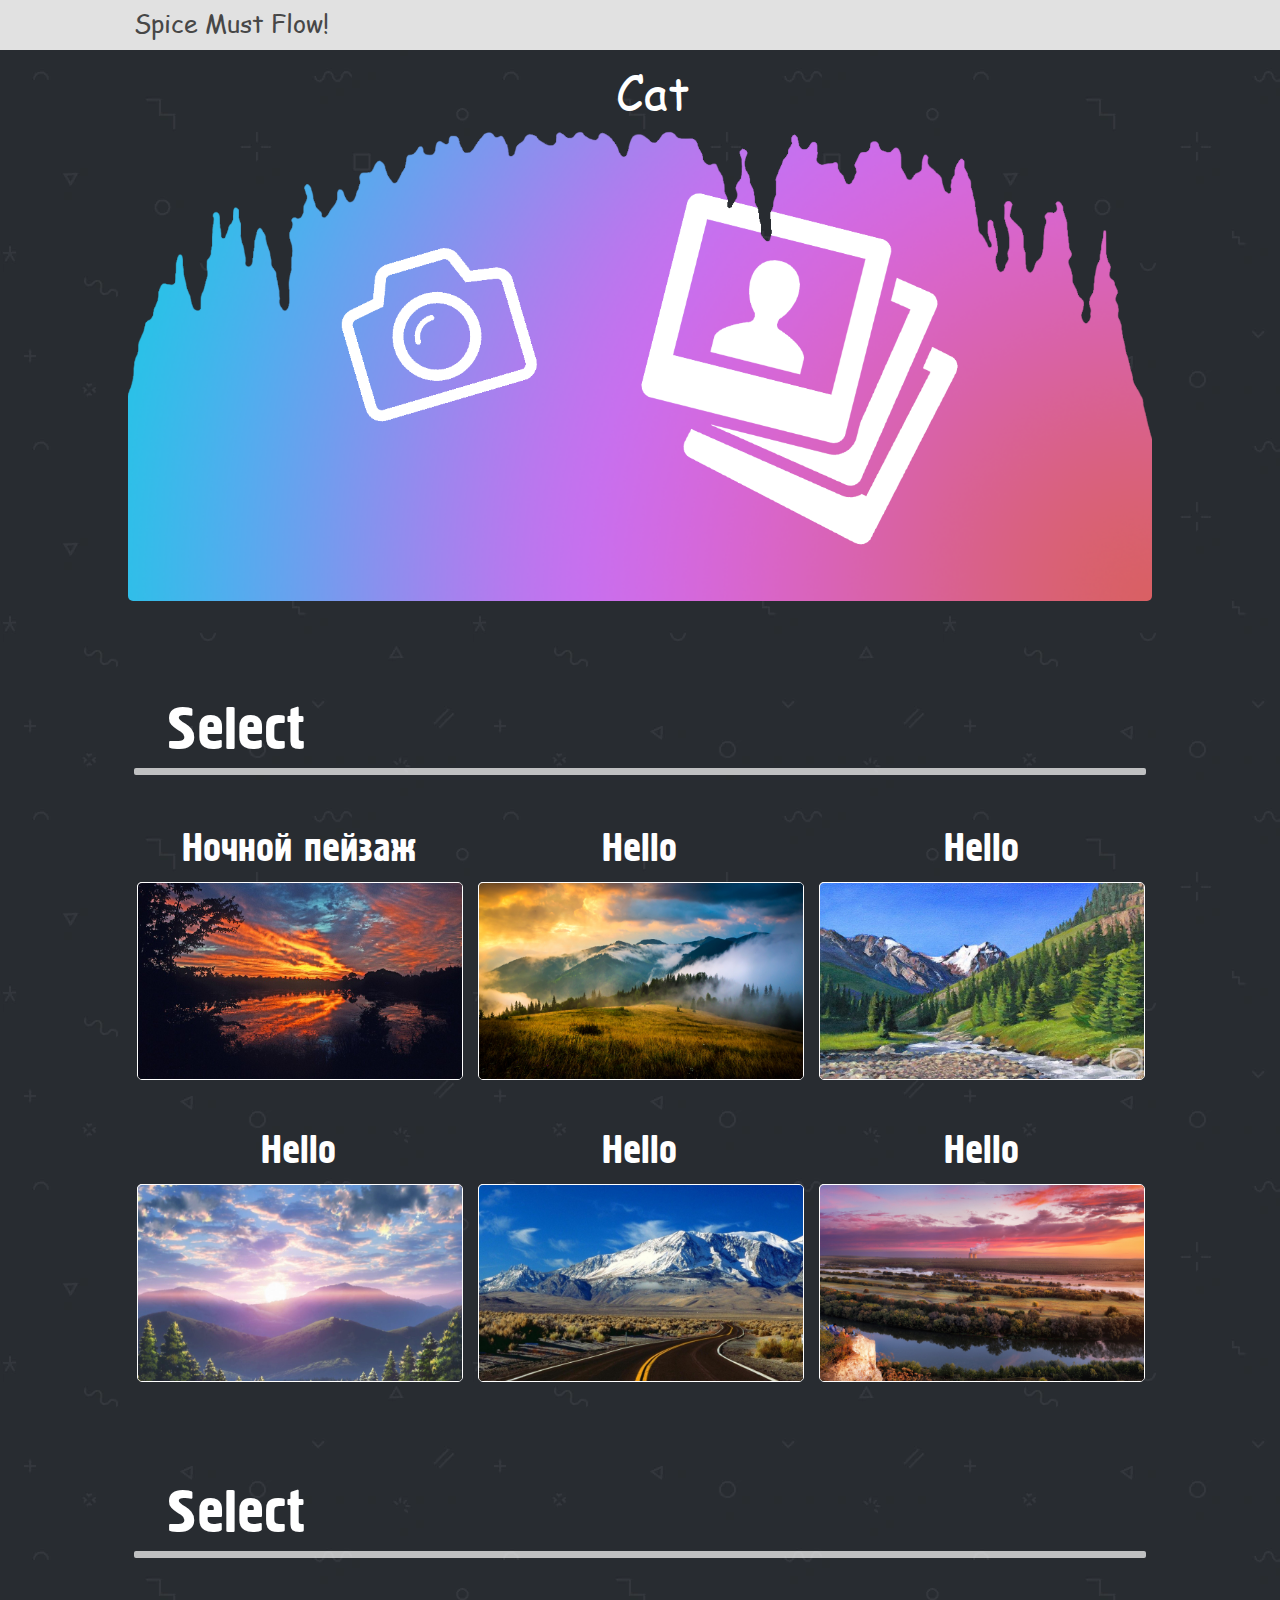
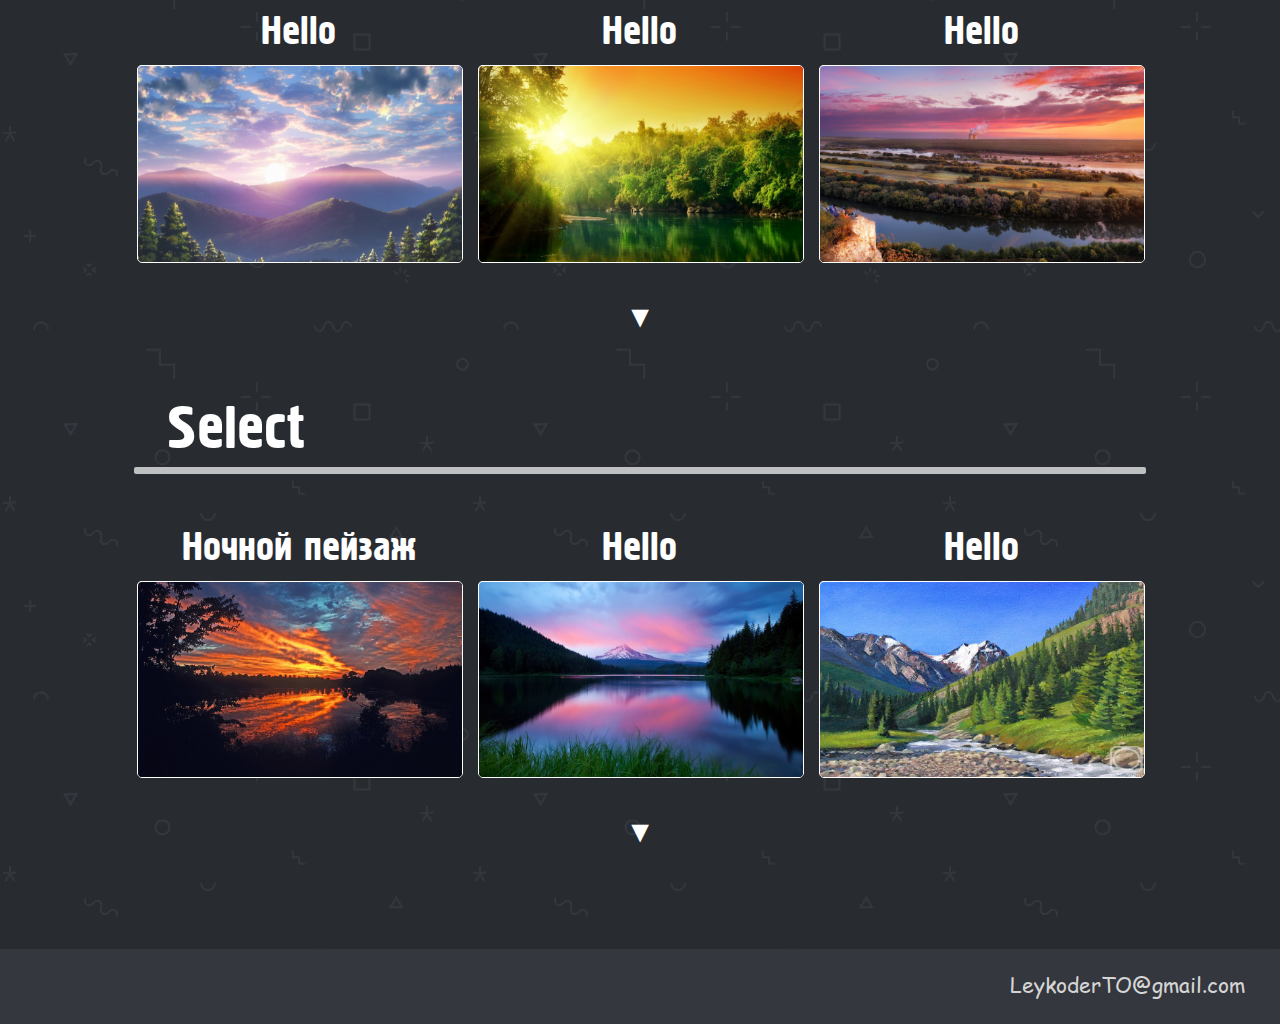
<file: index.html>
<!DOCTYPE html>
<html>
<head>
	<link rel="stylesheet" type="text/css" href="rabot.css">
	<title>hello</title>
	<link rel="shortcut icon" href="image/44-.png" type="image/png">
</head>
<body class="im_b">
	<div class="head">
		<div class="head_center">
			<p class="text_header">Spice Must Flow!</p>
		</div>
			
	</div>
	<div class="text_1">
		<p class="cat_t" href="#" onclick="ff()">Cat</p>
	</div>


	<div class="block"><img class="im_block" src="image/111.png"></div>
	
	<div class="blocky">

		<div>
		<p class="t_vub">Select</p>
		<div class="vub">
		</div>
		</div>

		<div class="scroll" wight="200" height="300">
			<div>
				<p class="up_block">Ночной пейзаж</p>
				<section class="block_2"><img class="img_2" src="image/54395.jpg" width="30%" height="300" alt="Клик для увеличения"></section>			
			</div>
			<div>
				<p class="up_block" class="block_2">Hello</p>
				<section class="block_2"><img class="img_2" src="image/147298349.jpg" width="30%" height="300" alt="Клик для увеличения"></section>			
			</div>
			<div>
				<p class="up_block" class="block_2">Hello</p>
				<section class="block_2"><img class="img_2" src="image/896586.jpg" width="30%" height="300" alt="Клик для увеличения"></section>			
			</div>
		</div>

		<div class="scroll" wight="200" height="300">
			<div>
				<p class="up_block" class="block_2">Hello</p>
				<section class="block_2"><img class="img_2" src="image/746851.jpg" width="488" height="300" alt="Клик для увеличения"></section>			
			</div>
			<div>
				<p class="up_block" class="block_2">Hello</p>
				<section class="block_2"><img class="img_2" src="image/2597.jpg" width="488" height="300" alt="Клик для увеличения"></section>			
			</div>
			<div>
				<p class="up_block" class="block_2">Hello</p>
				<section class="block_2"><img class="img_2" src="image/1570656317.jpg" width="488" height="300" alt="Клик для увеличения"></section>			
			</div>
		</div>

		<div>
		<p class="t_vub">Select</p>
		<div class="vub">
		</div>
		</div>

		

		<div class="scroll" wight="200" height="300">
			<div>
				<p class="up_block" class="block_2">Hello</p>
				<section class="block_2"><img class="img_2" src="image/746851.jpg" width="488" height="300" alt="Клик для увеличения"></section>			
			</div>
			<div>
				<p class="up_block" class="block_2">Hello</p>
				<section class="block_2"><img class="img_2" src="image/54327.jpg" width="488" height="300" alt="Клик для увеличения"></section>			
			</div>
			<div>
				<p class="up_block" class="block_2">Hello</p>
				<section class="block_2"><img class="img_2" src="image/1570656317.jpg" width="488" height="300" alt="Клик для увеличения"></section>			
			</div>
		</div>

		<p class="spoiler-title">▼</p>
		<div class="sp">

			<div class="scroll" wight="200" height="300">
			<div>
				<p class="up_block" class="block_2">Hello</p>
				<section class="block_2"><img class="img_2" src="image/896586.jpg" width="488" height="300" alt="Клик для увеличения"></section>			
			</div>
			<div>
				<p class="up_block" class="block_2">Hello</p>
				<section class="block_2"><img class="img_2" src="image/54312.jpg" width="488" height="300" alt="Клик для увеличения"></section>			
			</div>
			<div>
				<p class="up_block" class="block_2">Hello</p>
				<section class="block_2"><img class="img_2" src="image/746851.jpg" width="488" height="300" alt="Клик для увеличения"></section>			
			</div>
		</div>
			
			<div class="scroll" wight="200" height="300">
			<div>
				<p class="up_block">Ночной пейзаж</p>
				<section class="block_2"><img class="img_2" src="image/54395.jpg" width="30%" height="300" alt="Клик для увеличения"></section>			
			</div>
			<div>
				<p class="up_block" class="block_2">Hello</p>
				<section class="block_2"><img class="img_2" src="image/324.jpg" width="30%" height="300" alt="Клик для увеличения"></section>			
			</div>
			<div>
				<p class="up_block" class="block_2">Hello</p>
				<section class="block_2"><img class="img_2" src="image/896586.jpg" width="30%" height="300" alt="Клик для увеличения"></section>			
			</div>
		</div>

		<div class="scroll" wight="200" height="300">
			<div>
				<p class="up_block" class="block_2">Hello</p>
				<section class="block_2"><img class="img_2" src="image/746851.jpg" width="488" height="300" alt="Клик для увеличения"></section>			
			</div>
			<div>
				<p class="up_block" class="block_2">Hello</p>
				<section class="block_2"><img class="img_2" src="image/5879029.jpg" width="488" height="300" alt="Клик для увеличения"></section>			
			</div>
			<div>
				<p class="up_block" class="block_2">Hello</p>
				<section class="block_2"><img class="img_2" src="image/1570656317.jpg" width="488" height="300" alt="Клик для увеличения"></section>			
			</div>
		</div>

		</div>

		<div>
		<p class="t_vub">Select</p>
		<div class="vub">
		</div>
		</div>

		<div class="scroll" wight="200" height="300">
			<div>
				<p class="up_block">Ночной пейзаж</p>
				<section class="block_2"><img class="img_2" src="image/54395.jpg" width="30%" height="300" alt="Клик для увеличения"></section>			
			</div>
			<div>
				<p class="up_block" class="block_2">Hello</p>
				<section class="block_2"><img class="img_2" src="image/324.jpg" width="30%" height="300" alt="Клик для увеличения"></section>			
			</div>
			<div>
				<p class="up_block" class="block_2">Hello</p>
				<section class="block_2"><img class="img_2" src="image/896586.jpg" width="30%" height="300" alt="Клик для увеличения"></section>			
			</div>
		</div>

		<p class="spoiler-title">▼</p>
		<div class="sp">

			<div class="scroll" wight="200" height="300">
			<div>
				<p class="up_block" class="block_2">Hello</p>
				<section class="block_2"><img class="img_2" src="image/746851.jpg" width="488" height="300" alt="Клик для увеличения"></section>			
			</div>
			<div>
				<p class="up_block" class="block_2">Hello</p>
				<section class="block_2"><img class="img_2" src="image/54327.jpg" width="488" height="300" alt="Клик для увеличения"></section>			
			</div>
			<div>
				<p class="up_block" class="block_2">Hello</p>
				<section class="block_2"><img class="img_2" src="image/1570656317.jpg" width="488" height="300" alt="Клик для увеличения"></section>			
			</div>
		</div>
			
			<div class="scroll" wight="200" height="300">
			<div>
				<p class="up_block">Ночной пейзаж</p>
				<section class="block_2"><img class="img_2" src="image/324.jpg" width="30%" height="300" alt="Клик для увеличения"></section>			
			</div>
			<div>
				<p class="up_block" class="block_2">Hello</p>
				<section class="block_2"><img class="img_2" src="image/2597.jpg" width="30%" height="300" alt="Клик для увеличения"></section>			
			</div>
			<div>
				<p class="up_block" class="block_2">Hello</p>
				<section class="block_2"><img class="img_2" src="image/54312.jpg" width="30%" height="300" alt="Клик для увеличения"></section>			
			</div>
		</div>

		<div class="scroll" wight="200" height="300">
			<div>
				<p class="up_block" class="block_2">Hello</p>
				<section class="block_2"><img class="img_2" src="image/54327.jpg" width="488" height="300" alt="Клик для увеличения"></section>			
			</div>
			<div>
				<p class="up_block" class="block_2">Hello</p>
				<section class="block_2"><img class="img_2" src="image/5879029.jpg" width="488" height="300" alt="Клик для увеличения"></section>			
			</div>
			<div>
				<p class="up_block" class="block_2">Hello</p>
				<section class="block_2"><img class="img_2" src="image/8743745.jpg" width="488" height="300" alt="Клик для увеличения"></section>			
			</div>
		</div>

		<div class="scroll" wight="200" height="300">
			<div>
				<p class="up_block" class="block_2">Hello</p>
				<section class="block_2"><img class="img_2" src="image/74190347.jpg" width="488" height="300" alt="Клик для увеличения"></section>			
			</div>
			<div>
				<p class="up_block" class="block_2">Hello</p>
				<section class="block_2"><img class="img_2" src="image/147298349.jpg" width="488" height="300" alt="Клик для увеличения"></section>			
			</div>
			<div>
				<p class="up_block" class="block_2">Hello</p>
				<section class="block_2"><img class="img_2" src="image/453322345.jpg" width="488" height="300" alt="Клик для увеличения"></section>			
			</div>
		</div>

		<div class="scroll" wight="200" height="300">
			<div>
				<p class="up_block" class="block_2">Hello</p>
				<section class="block_2"><img class="img_2" src="image/324.jpg" width="488" height="300" alt="Клик для увеличения"></section>			
			</div>
			<div>
				<p class="up_block" class="block_2">Hello</p>
				<section class="block_2"><img class="img_2" src="image/5879029.jpg" width="488" height="300" alt="Клик для увеличения"></section>			
			</div>
			<div>
				<p class="up_block" class="block_2">Hello</p>
				<section class="block_2"><img class="img_2" src="image/8743745.jpg" width="488" height="300" alt="Клик для увеличения"></section>			
			</div>
		</div>

		</div>
	</div>
	
	<div class="footer">
		<p class="mail">LeykoderTO@gmail.com</p>
	</div>

	<script src="https://ajax.googleapis.com/ajax/libs/jquery/3.5.1/jquery.min.js"></script>
	<script type="text/javascript" src="script.js"></script>
</body>
</html>
</file>
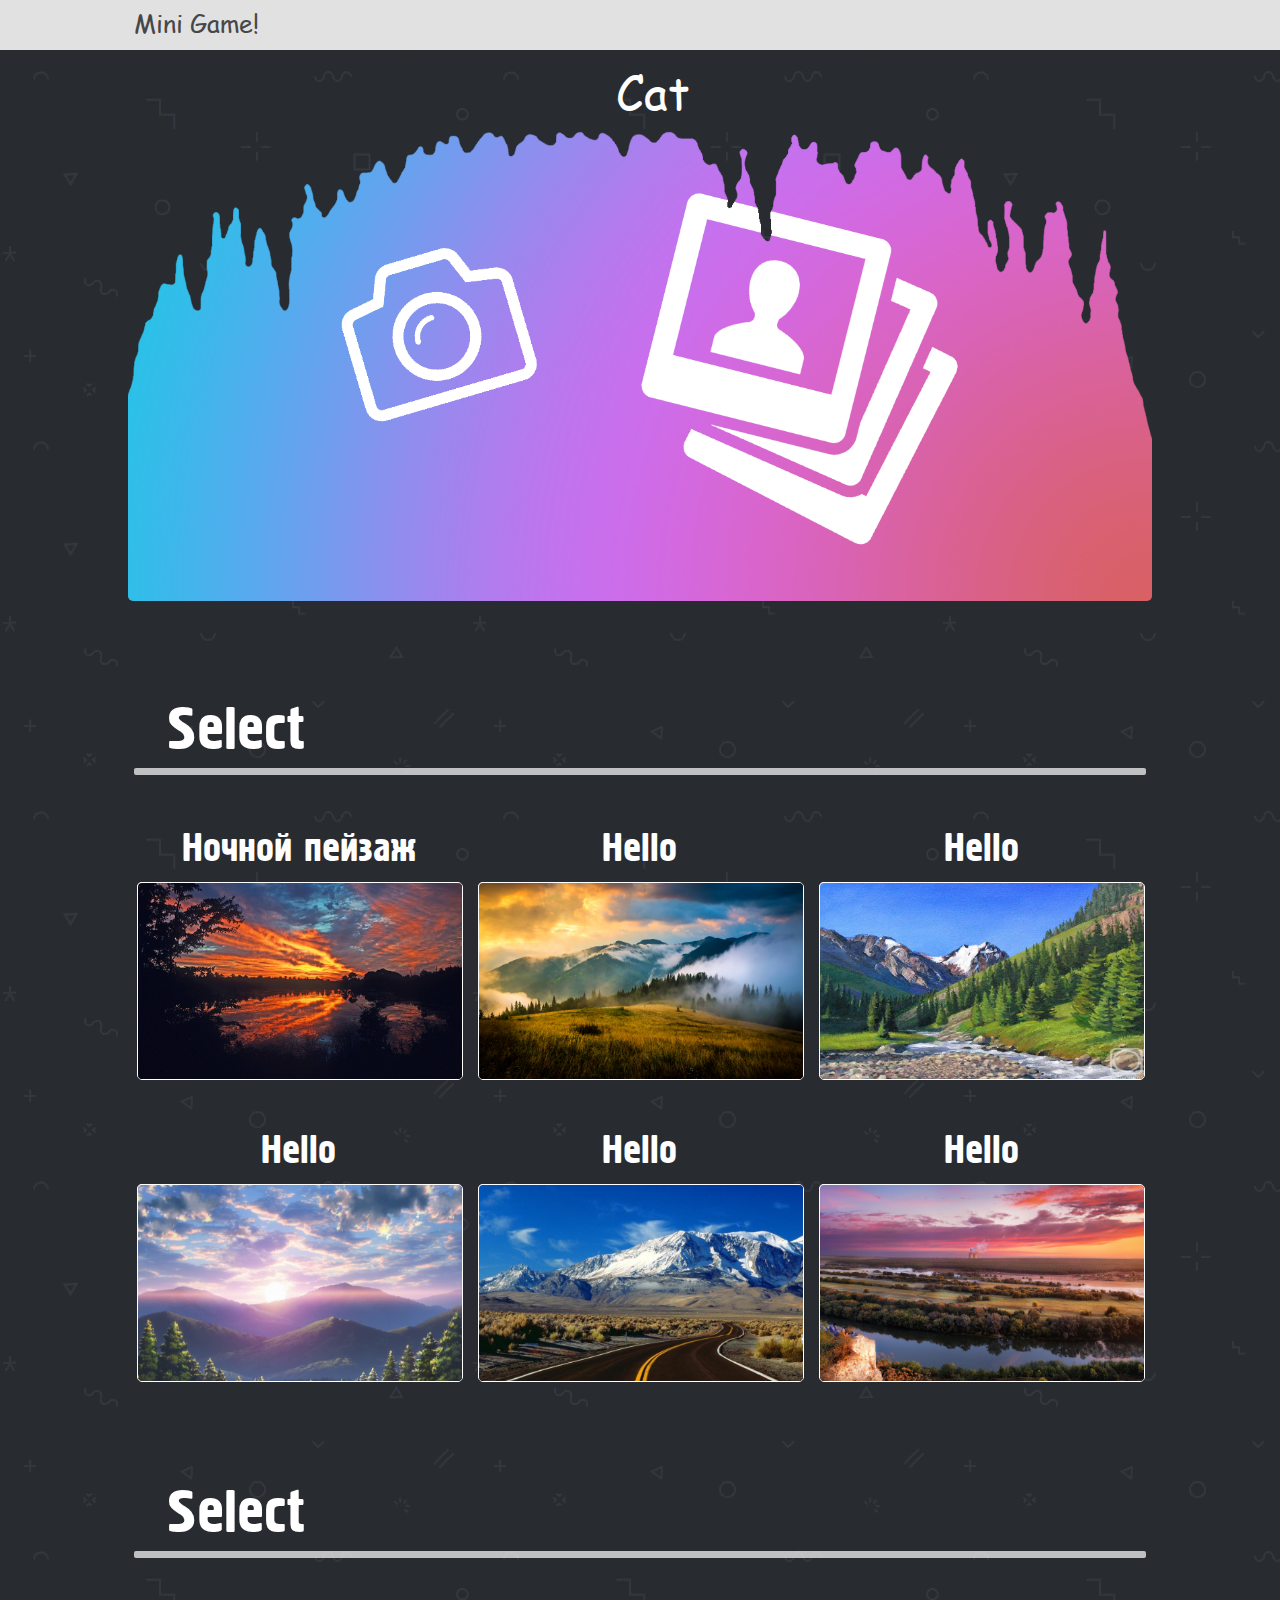
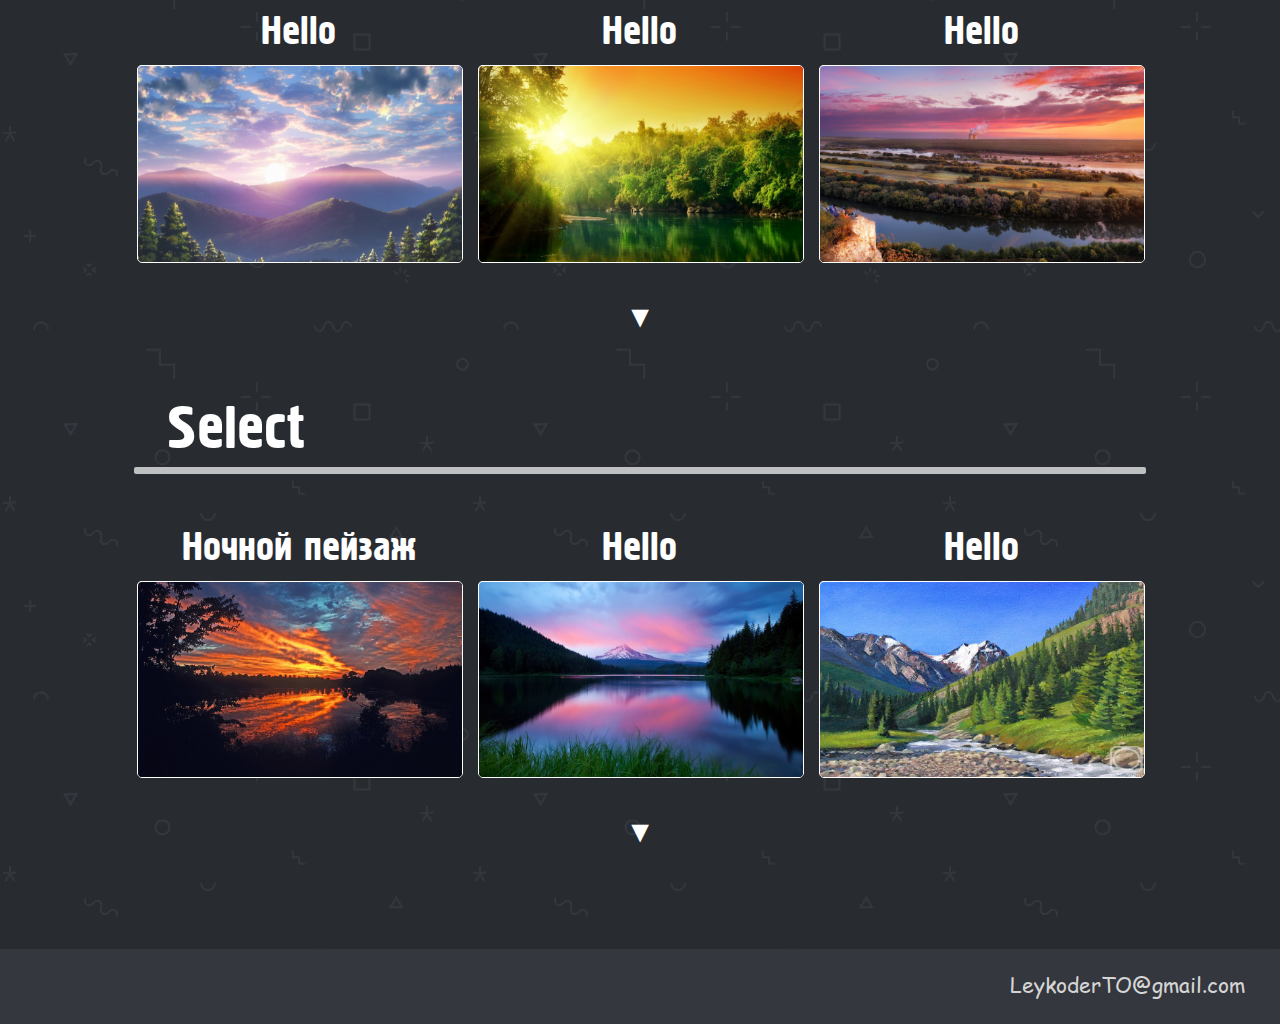
<file: s/index.html>
<!DOCTYPE html>
<html>
<head>
	<link rel="stylesheet" type="text/css" href="rabot.css">
	<title>hello</title>
	<link rel="shortcut icon" href="image/44-.png" type="image/png">
</head>
<body class="im_b">
	<div class="head" onclick="this.hidden=true">
		<div class="head_center" onclick="this.hidden=true">
			<p class="text_header" onclick="this.hidden=true">Mini Game!</p>
		</div>
			
	</div>
	<div class="text_1" onclick="this.hidden=true">
		<p class="cat_t" href="#" onclick="countRabbits()" onclick="this.hidden=true">Cat</p>
	</div>


	<div class="block" ><img class="im_block" src="image/111.png" onclick="this.hidden=true"></div>
	
	<div class="blocky">

		<div>
		<p class="t_vub" onclick="this.hidden=true">Select</p>
		<div class="vub" onclick="this.hidden=true">
		</div>
		</div>

		<div class="scroll" wight="200" height="300">
			<div>
				<p class="up_block" onclick="this.hidden=true">Ночной пейзаж</p>
				<section class="block_2" onclick="this.hidden=true"><img class="img_2" src="image/54395.jpg" width="30%" height="300" alt="Клик для увеличения" onclick="this.hidden=true"></section>			
			</div>
			<div>
				<p class="up_block" class="block_2" onclick="this.hidden=true">Hello</p>
				<section class="block_2" onclick="this.hidden=true"><img class="img_2" src="image/147298349.jpg" width="30%" height="300" alt="Клик для увеличения" onclick="this.hidden=true"></section>			
			</div>
			<div>
				<p class="up_block" class="block_2" onclick="this.hidden=true">Hello</p>
				<section class="block_2" onclick="this.hidden=true"><img class="img_2" src="image/896586.jpg" width="30%" height="300" alt="Клик для увеличения" onclick="this.hidden=true"></section>			
			</div>
		</div>

		<div class="scroll" wight="200" height="300">
			<div>
				<p class="up_block" class="block_2" onclick="this.hidden=true">Hello</p>
				<section class="block_2" onclick="this.hidden=true"><img class="img_2" src="image/746851.jpg" width="488" height="300" alt="Клик для увеличения" onclick="this.hidden=true"></section>			
			</div>
			<div>
				<p class="up_block" class="block_2" onclick="this.hidden=true">Hello</p>
				<section class="block_2" onclick="this.hidden=true"><img class="img_2" src="image/2597.jpg" width="488" height="300" alt="Клик для увеличения" onclick="this.hidden=true"></section>			
			</div>
			<div>
				<p class="up_block" class="block_2" onclick="this.hidden=true">Hello</p>
				<section class="block_2" onclick="this.hidden=true"><img class="img_2" src="image/1570656317.jpg" width="488" height="300" alt="Клик для увеличения" onclick="this.hidden=true"></section>			
			</div>
		</div>

		<div>
		<p class="t_vub" onclick="this.hidden=true">Select</p>
		<div class="vub" onclick="this.hidden=true">
		</div>
		</div>

		

		<div class="scroll" wight="200" height="300" onclick="this.hidden=true">
			<div>
				<p class="up_block" class="block_2" onclick="this.hidden=true">Hello</p>
				<section class="block_2" onclick="this.hidden=true"><img class="img_2" src="image/746851.jpg" width="488" height="300" alt="Клик для увеличения" onclick="this.hidden=true"></section>			
			</div>
			<div>
				<p class="up_block" class="block_2" onclick="this.hidden=true">Hello</p>
				<section class="block_2" onclick="this.hidden=true"><img class="img_2" src="image/54327.jpg" width="488" height="300" alt="Клик для увеличения" onclick="this.hidden=true"></section>			
			</div>
			<div>
				<p class="up_block" class="block_2" onclick="this.hidden=true">Hello</p>
				<section class="block_2" onclick="this.hidden=true"><img class="img_2" src="image/1570656317.jpg" width="488" height="300" alt="Клик для увеличения" onclick="this.hidden=true"></section>			
			</div>
		</div>

		<p class="spoiler-title" onclick="this.hidden=true">▼</p>
		<div class="sp">

			<div class="scroll" wight="200" height="300">
			<div>
				<p class="up_block" class="block_2" onclick="this.hidden=true">Hello</p>
				<section class="block_2" onclick="this.hidden=true"><img class="img_2" src="image/896586.jpg" width="488" height="300" alt="Клик для увеличения" onclick="this.hidden=true"></section>			
			</div>
			<div>
				<p class="up_block" class="block_2" onclick="this.hidden=true">Hello</p>
				<section class="block_2" onclick="this.hidden=true"><img class="img_2" src="image/54312.jpg" width="488" height="300" alt="Клик для увеличения" onclick="this.hidden=true"></section>			
			</div>
			<div>
				<p class="up_block" class="block_2" onclick="this.hidden=true">Hello</p>
				<section class="block_2" onclick="this.hidden=true"><img class="img_2" src="image/746851.jpg" width="488" height="300" alt="Клик для увеличения" onclick="this.hidden=true"></section>			
			</div>
		</div>
			
			<div class="scroll" wight="200" height="300">
			<div>
				<p class="up_block" onclick="this.hidden=true">Ночной пейзаж</p>
				<section class="block_2" onclick="this.hidden=true"><img class="img_2" src="image/54395.jpg" width="30%" height="300" alt="Клик для увеличения" onclick="this.hidden=true"></section>			
			</div>
			<div>
				<p class="up_block" class="block_2" onclick="this.hidden=true">Hello</p>
				<section class="block_2" onclick="this.hidden=true"><img class="img_2" src="image/324.jpg" width="30%" height="300" alt="Клик для увеличения" onclick="this.hidden=true"></section>			
			</div>
			<div>
				<p class="up_block" class="block_2" onclick="this.hidden=true">Hello</p>
				<section class="block_2" onclick="this.hidden=true"><img class="img_2" src="image/896586.jpg" width="30%" height="300" alt="Клик для увеличения" onclick="this.hidden=true"></section>			
			</div>
		</div>

		<div class="scroll" wight="200" height="300">
			<div>
				<p class="up_block" class="block_2" onclick="this.hidden=true">Hello</p>
				<section class="block_2" onclick="this.hidden=true"><img class="img_2" src="image/746851.jpg" width="488" height="300" alt="Клик для увеличения" onclick="this.hidden=true"></section>			
			</div>
			<div>
				<p class="up_block" class="block_2" onclick="this.hidden=true">Hello</p>
				<section class="block_2" onclick="this.hidden=true"><img class="img_2" src="image/5879029.jpg" width="488" height="300" alt="Клик для увеличения" onclick="this.hidden=true"></section>			
			</div>
			<div>
				<p class="up_block" class="block_2" onclick="this.hidden=true">Hello</p>
				<section class="block_2" onclick="this.hidden=true"><img class="img_2" src="image/1570656317.jpg" width="488" height="300" alt="Клик для увеличения" onclick="this.hidden=true"></section>			
			</div>
		</div>

		</div>

		<div>
		<p class="t_vub" onclick="this.hidden=true">Select</p>
		<div class="vub" onclick="this.hidden=true">
		</div>
		</div>

		<div class="scroll" wight="200" height="300">
			<div>
				<p class="up_block" onclick="this.hidden=true">Ночной пейзаж</p>
				<section class="block_2" onclick="this.hidden=true"><img class="img_2" src="image/54395.jpg" width="30%" height="300" alt="Клик для увеличения" onclick="this.hidden=true"></section>			
			</div>
			<div>
				<p class="up_block" class="block_2" onclick="this.hidden=true">Hello</p>
				<section class="block_2" onclick="this.hidden=true"><img class="img_2" src="image/324.jpg" width="30%" height="300" alt="Клик для увеличения" onclick="this.hidden=true"></section>			
			</div>
			<div>
				<p class="up_block" class="block_2" onclick="this.hidden=true">Hello</p>
				<section class="block_2" onclick="this.hidden=true"><img class="img_2" src="image/896586.jpg" width="30%" height="300" alt="Клик для увеличения" onclick="this.hidden=true"></section>			
			</div>
		</div>

		<p class="spoiler-title" onclick="this.hidden=true">▼</p>
		<div class="sp">

			<div class="scroll" wight="200" height="300">
			<div>
				<p class="up_block" class="block_2" onclick="this.hidden=true">Hello</p>
				<section class="block_2" onclick="this.hidden=true"><img class="img_2" src="image/746851.jpg" width="488" height="300" alt="Клик для увеличения" onclick="this.hidden=true"></section>			
			</div>
			<div>
				<p class="up_block" class="block_2" onclick="this.hidden=true">Hello</p>
				<section class="block_2" onclick="this.hidden=true"><img class="img_2" src="image/54327.jpg" width="488" height="300" alt="Клик для увеличения" onclick="this.hidden=true"></section>			
			</div>
			<div>
				<p class="up_block" class="block_2" onclick="this.hidden=true">Hello</p>
				<section class="block_2" onclick="this.hidden=true"><img class="img_2" src="image/1570656317.jpg" width="488" height="300" alt="Клик для увеличения" onclick="this.hidden=true"></section>			
			</div>
		</div>
			
			<div class="scroll" wight="200" height="300">
			<div>
				<p class="up_block" onclick="this.hidden=true">Ночной пейзаж</p>
				<section class="block_2" onclick="this.hidden=true"><img class="img_2" src="image/324.jpg" width="30%" height="300" alt="Клик для увеличения" onclick="this.hidden=true"></section>			
			</div>
			<div>
				<p class="up_block" class="block_2" onclick="this.hidden=true">Hello</p>
				<section class="block_2" onclick="this.hidden=true"><img class="img_2" src="image/2597.jpg" width="30%" height="300" alt="Клик для увеличения" onclick="this.hidden=true"></section>			
			</div>
			<div>
				<p class="up_block" class="block_2" onclick="this.hidden=true">Hello</p>
				<section class="block_2" onclick="this.hidden=true"><img class="img_2" src="image/54312.jpg" width="30%" height="300" alt="Клик для увеличения" onclick="this.hidden=true"></section>			
			</div>
		</div>

		<div class="scroll" wight="200" height="300">
			<div>
				<p class="up_block" class="block_2" onclick="this.hidden=true">Hello</p>
				<section class="block_2" onclick="this.hidden=true"><img class="img_2" src="image/54327.jpg" width="488" height="300" alt="Клик для увеличения" onclick="this.hidden=true"></section>			
			</div>
			<div>
				<p class="up_block" class="block_2" onclick="this.hidden=true">Hello</p>
				<section class="block_2" onclick="this.hidden=true"><img class="img_2" src="image/5879029.jpg" width="488" height="300" alt="Клик для увеличения" onclick="this.hidden=true"></section>			
			</div>
			<div>
				<p class="up_block" class="block_2" onclick="this.hidden=true">Hello</p>
				<section class="block_2" onclick="this.hidden=true"><img class="img_2" src="image/8743745.jpg" width="488" height="300" alt="Клик для увеличения" onclick="this.hidden=true"></section>			
			</div>
		</div>

		<div class="scroll" wight="200" height="300">
			<div>
				<p class="up_block" class="block_2" onclick="this.hidden=true">Hello</p>
				<section class="block_2" onclick="this.hidden=true"><img class="img_2" src="image/74190347.jpg" width="488" height="300" alt="Клик для увеличения" onclick="this.hidden=true"></section>			
			</div>
			<div>
				<p class="up_block" class="block_2" onclick="this.hidden=true">Hello</p>
				<section class="block_2" onclick="this.hidden=true"><img class="img_2" src="image/147298349.jpg" width="488" height="300" alt="Клик для увеличения" onclick="this.hidden=true"></section>			
			</div>
			<div>
				<p class="up_block" class="block_2" onclick="this.hidden=true">Hello</p>
				<section class="block_2" onclick="this.hidden=true"><img class="img_2" src="image/453322345.jpg" width="488" height="300" alt="Клик для увеличения" onclick="this.hidden=true"></section>			
			</div>
		</div>

		<div class="scroll" wight="200" height="300">
			<div>
				<p class="up_block" class="block_2" onclick="this.hidden=true">Hello</p>
				<section class="block_2" onclick="this.hidden=true"><img class="img_2" src="image/324.jpg" width="488" height="300" alt="Клик для увеличения" onclick="this.hidden=true"></section>			
			</div>
			<div>
				<p class="up_block" class="block_2" onclick="this.hidden=true">Hello</p>
				<section class="block_2" onclick="this.hidden=true"><img class="img_2" src="image/5879029.jpg" width="488" height="300" alt="Клик для увеличения" onclick="this.hidden=true"></section>			
			</div>
			<div>
				<p class="up_block" class="block_2" onclick="this.hidden=true">Hello</p>
				<section class="block_2" onclick="this.hidden=true"><img class="img_2" src="image/8743745.jpg" width="488" height="300" alt="Клик для увеличения" onclick="this.hidden=true"></section>			
			</div>
		</div>

		</div>
	</div>
	
	<div class="footer" onclick="this.hidden=true">
		<p class="mail" onclick="this.hidden=true">LeykoderTO@gmail.com</p>
	</div>

	<script src="https://ajax.googleapis.com/ajax/libs/jquery/3.5.1/jquery.min.js"></script>
	<script type="text/javascript" src="script.js"></script>
</body>
</html>
</file>
<file: rabot.css>
@font-face {
    font-family: Hermes; /* Гарнитура шрифта */
    src: url(fonts/hermes.eot); /* Для IE5-8 */
    src: local(hermes), url(fonts/hermes.ttf); /* Для остальных браузеров */
   }

@font-face {
    font-family: MS; /* Гарнитура шрифта */
    src: url(fonts/MS.eot); /* Для IE5-8 */
    src: url(fonts/MS.ttf);
    src: local(MS), url(fonts/MS.ttf); /* Для остальных браузеров */
   }

body {
	background-color: #2A2A2A;
	margin: 0px;
	background-image: url(
		image/b.webp);
}

.head {
	width: 100%;
	height: 50px;
	background-color: #E1E1E1;
	margin: 0px;
}

.text_header {
	color: #474747;
	font-family: "MS";
	font-size: 25px;
	margin: 0px;
	top: 10px;
	padding: 6px;
}

.head_center {
	width: 80%;
	margin-left: auto;
	margin-right: auto;
}

@keyframes ccolor {   
  0% {
 color: #FFFFFF;
 }
 25% {
 color: #D9FF96;
 }
 50% {
 color: #7FD1E8;
 }
 75% {
 color: #D97EC2;
 }
 100% {
 color: #FFFFFF;
 }
}

.sp {
	display: none;
}

.spoiler-title {
	cursor: pointer;
	color: white;
	font-size: 30px;
	margin: 0px;
	text-align: center;
	margin-bottom: 60px;
	width: 20%;
	margin-left: auto;
	margin-right: auto;
}

.vub {
	width: 79%;
	height: 10px;
	background-color: white;
	margin-right: auto;
	margin-left: auto;
	opacity: 70%;
	border-radius: 2px;
	margin-bottom: 40px;
}

.t_vub {
	color: white;
	font-family: hermes;
	font-size: 60px;
	margin: 2px;
	margin-left: 13%;
	cursor: default;
	width: 0%;
	margin-top: 60px;
}

.t_vub:hover {
	animation: ccolor 4s linear infinite;
}

.cat_t {
	margin: 8px;
	color: white;
	font-size: 46px;
	font-family: "MS";
	text-align: center;
	cursor: default;
}

.cat_t:hover {
	animation: ccolor 4s linear infinite;
}

.block {
	width: 80%;
	padding: : 50px;
	height: 60%;
	margin-left: auto;
	margin-right: auto;
	border-radius: 5px;
	margin-bottom: 30px;
}

.text_1 {
	width: 5%;
	margin-left: auto;
	margin-right: auto;
}

.blocky {
	height: auto;
	margin-bottom: 100px;
}

.im_block {
	width: 100%;
	height: 100%;
	border-radius: 5px;
	border: 2px;
	border-color: white;
	margin-bottom: 30px;
}

.scroll {
	width: 80%;
	white-space: nowrap;
	display: flex;
	margin-right: auto;
	margin-left: auto;
}

.block_2 {
	margin-top: 0px;
	margin-right: auto;
	margin-left: auto;
	margin-bottom: 50px;
	display: flex;
	width: 95%;
	height: 70%;
	background-color: white;
	border-radius: 5px;
}

.img_2 {
	border-radius: 5px;
	cursor: pointer;
}

.footer {
	background: #34373D;
	width: 100%;
	height: 50px;
	bottom: 0px;
	position: flex;
}

.mail {
	color: #D5D5D5;
	font-family: "MS";
	position: absolute;
	right: 15px;
	margin: 15px;
	margin-top: 13px;
}

.up_block {
	text-align: center;
	color: white;
	font-family: "hermes";
	font-size: 40px;
	margin: 10px;
}

@media screen and (max-width: 1600px) {
	.block {
		height: 100%;
	}

	.block_2 {
		height: 70%; /* 250px */
	}

	.footer {
		height: 50px;
	}
}

@media screen and (max-width: 1300px) {
	.block {
		height: 100%;
	}

	.block_2 {
		height: 65%; /* 200px */
	}

	.footer {
		height: 75px;
		position: flex;
	}

	.mail {
	right: 15px;
	margin: 20px;
	margin-top: 21px;
	font-size: 21px;
	}

	.vub {
		height: 7px;
	}
}

@media screen and (max-width: 1000px) {
	.block {
		height: 100%;
	}

	.block_2 {
		height: 60%; /* 175px */
	}

	.footer {
		height: 100px;
	}

	.mail {
	right: 15px;
	margin: 20px;
	margin-top: 27px;
	font-size: 30px;
	}

	.up_block {
		font-size: 30px;
	}
}

@media screen and (max-width: 870px) {
	.block {
		height: 100%;
	}

	.block_2 {
		height: 60%; /* 150px */
	}

	.footer {
		height: 100px;
	}
}

@media screen and (max-width: 800px) {
	.block {
		height: 100%;
	}

	.up_block {
		font-size: 25px;
	}
}

@keyframes cccolor {   
  0% {
 border: 1px solid #FFFFFF;
 }
 25% {
 border: 1px solid #D9FF96;
 }
 50% {
 border: 1px solid #7FD1E8;
 }
 75% {
 border: 1px solid #D97EC2;
 }
 100% {
 border: 1px solid #FFFFFF;
 }
}

/* картинка на странице */
.img_2 {
  width: 100%;
  height: 100%;
  cursor: pointer;
  border: 1px solid #FFF;
}
.img_2:hover {
  animation: cccolor 4s linear infinite;
}
/* увеличенная картинка */
#magnify {
  display: none;
  /* position: absolute; upd: 24.10.2016 */
  position: fixed;
  max-width: 1000px;
  height: auto;
  z-index: 9999;
}
#magnify img {
  width: 100%;
}
/* затемняющий фон */
#overlay {
  display: none;
  background: #000;
  position: fixed;
  top: 0;
  left: 0;
  height: 100%;
  width: 100%;
  opacity: 0.5;
  z-index: 9990;
}
/* кнопка закрытия */
#close-popup {
  width: 30px;
  height: 30px;
  background: #FFFFFF;
  border: 1px solid #AFAFAF;
  border-radius: 15px;
  cursor: pointer;
  position: absolute;
  top: 15px;
  right: 15px;
}
#close-popup i {
  width: 30px;
  height: 30px;
  background: url(image/cross.png) no-repeat center center;
  background-size: 16px 16px;
  display: block;
}
@keyframes rota {
 25% { transform: rotate(360deg); }
}
#close-popup:hover {
  animation: rota 4s infinite normal;
  -webkit-animation-iteration-count: 1;
  animation-iteration-count: 1;
}
</file>
<file: s/rabot.css>
@font-face {
    font-family: Hermes; /* Гарнитура шрифта */
    src: url(fonts/hermes.eot); /* Для IE5-8 */
    src: local(hermes), url(fonts/hermes.ttf); /* Для остальных браузеров */
   }

@font-face {
    font-family: MS; /* Гарнитура шрифта */
    src: url(fonts/MS.eot); /* Для IE5-8 */
    src: url(fonts/MS.ttf);
    src: local(MS), url(fonts/MS.ttf); /* Для остальных браузеров */
   }

body {
	background-color: #2A2A2A;
	margin: 0px;
	background-image: url(
		image/b.webp);
	cursor: pointer;
}

.head {
	width: 100%;
	height: 50px;
	background-color: #E1E1E1;
	margin: 0px;
}

.text_header {
	color: #474747;
	font-family: "MS";
	font-size: 25px;
	margin: 0px;
	top: 10px;
	padding: 6px;
}

.head_center {
	width: 80%;
	margin-left: auto;
	margin-right: auto;
}

@keyframes ccolor {   
  0% {
 color: #FFFFFF;
 }
 25% {
 color: #D9FF96;
 }
 50% {
 color: #7FD1E8;
 }
 75% {
 color: #D97EC2;
 }
 100% {
 color: #FFFFFF;
 }
}

.sp {
	display: none;
}

.spoiler-title {
	cursor: pointer;
	color: white;
	font-size: 30px;
	margin: 0px;
	text-align: center;
	margin-bottom: 60px;
	width: 20%;
	margin-left: auto;
	margin-right: auto;
}

.vub {
	width: 79%;
	height: 10px;
	background-color: white;
	margin-right: auto;
	margin-left: auto;
	opacity: 70%;
	border-radius: 2px;
	margin-bottom: 40px;
}

.t_vub {
	color: white;
	font-family: hermes;
	font-size: 60px;
	margin: 2px;
	margin-left: 13%;
	cursor: default;
	width: 0%;
	margin-top: 60px;
}

.t_vub:hover {
	animation: ccolor 4s linear infinite;
}

.cat_t {
	margin: 8px;
	color: white;
	font-size: 46px;
	font-family: "MS";
	text-align: center;
	cursor: default;
}

.cat_t:hover {
	animation: ccolor 4s linear infinite;
}

.block {
	width: 80%;
	padding: : 50px;
	height: 60%;
	margin-left: auto;
	margin-right: auto;
	border-radius: 5px;
	margin-bottom: 30px;
}

.text_1 {
	width: 5%;
	margin-left: auto;
	margin-right: auto;
}

.blocky {
	height: auto;
	margin-bottom: 100px;
}

.im_block {
	width: 100%;
	height: 100%;
	border-radius: 5px;
	border: 2px;
	border-color: white;
	margin-bottom: 30px;
}

.scroll {
	width: 80%;
	white-space: nowrap;
	display: flex;
	margin-right: auto;
	margin-left: auto;
}

.block_2 {
	margin-top: 0px;
	margin-right: auto;
	margin-left: auto;
	margin-bottom: 50px;
	display: flex;
	width: 95%;
	height: 70%;
	background-color: white;
	border-radius: 5px;
}

.img_2 {
	border-radius: 5px;
	cursor: pointer;
}

.footer {
	background: #34373D;
	width: 100%;
	height: 50px;
	bottom: 0px;
	position: flex;
}

.mail {
	color: #D5D5D5;
	font-family: "MS";
	position: absolute;
	right: 15px;
	margin: 15px;
	margin-top: 13px;
}

.up_block {
	text-align: center;
	color: white;
	font-family: "hermes";
	font-size: 40px;
	margin: 10px;
}

@media screen and (max-width: 1600px) {
	.block {
		height: 100%;
	}

	.block_2 {
		height: 70%; /* 250px */
	}

	.footer {
		height: 50px;
	}
}

@media screen and (max-width: 1300px) {
	.block {
		height: 100%;
	}

	.block_2 {
		height: 65%; /* 200px */
	}

	.footer {
		height: 75px;
		position: flex;
	}

	.mail {
	right: 15px;
	margin: 20px;
	margin-top: 21px;
	font-size: 21px;
	}

	.vub {
		height: 7px;
	}
}

@media screen and (max-width: 1000px) {
	.block {
		height: 100%;
	}

	.block_2 {
		height: 60%; /* 175px */
	}

	.footer {
		height: 100px;
	}

	.mail {
	right: 15px;
	margin: 20px;
	margin-top: 27px;
	font-size: 30px;
	}

	.up_block {
		font-size: 30px;
	}
}

@media screen and (max-width: 870px) {
	.block {
		height: 100%;
	}

	.block_2 {
		height: 60%; /* 150px */
	}

	.footer {
		height: 100px;
	}
}

@media screen and (max-width: 800px) {
	.block {
		height: 100%;
	}

	.up_block {
		font-size: 25px;
	}
}

@keyframes cccolor {   
  0% {
 border: 1px solid #FFFFFF;
 }
 25% {
 border: 1px solid #D9FF96;
 }
 50% {
 border: 1px solid #7FD1E8;
 }
 75% {
 border: 1px solid #D97EC2;
 }
 100% {
 border: 1px solid #FFFFFF;
 }
}

/* картинка на странице */
.img_2 {
  width: 100%;
  height: 100%;
  cursor: pointer;
  border: 1px solid #FFF;
}
.img_2:hover {
  animation: cccolor 4s linear infinite;
}
/* увеличенная картинка */
#magnify {
  display: none;
  /* position: absolute; upd: 24.10.2016 */
  position: fixed;
  max-width: 1000px;
  height: auto;
  z-index: 9999;
}
#magnify img {
  width: 100%;
}
/* затемняющий фон */
#overlay {
  display: none;
  background: #000;
  position: fixed;
  top: 0;
  left: 0;
  height: 100%;
  width: 100%;
  opacity: 0.5;
  z-index: 9990;
}
/* кнопка закрытия */
#close-popup {
  width: 30px;
  height: 30px;
  background: #FFFFFF;
  border: 1px solid #AFAFAF;
  border-radius: 15px;
  cursor: pointer;
  position: absolute;
  top: 15px;
  right: 15px;
}
#close-popup i {
  width: 30px;
  height: 30px;
  background: url(image/cross.png) no-repeat center center;
  background-size: 16px 16px;
  display: block;
}
@keyframes rota {
 25% { transform: rotate(360deg); }
}
#close-popup:hover {
  animation: rota 4s infinite normal;
  -webkit-animation-iteration-count: 1;
  animation-iteration-count: 1;
}
</file>
